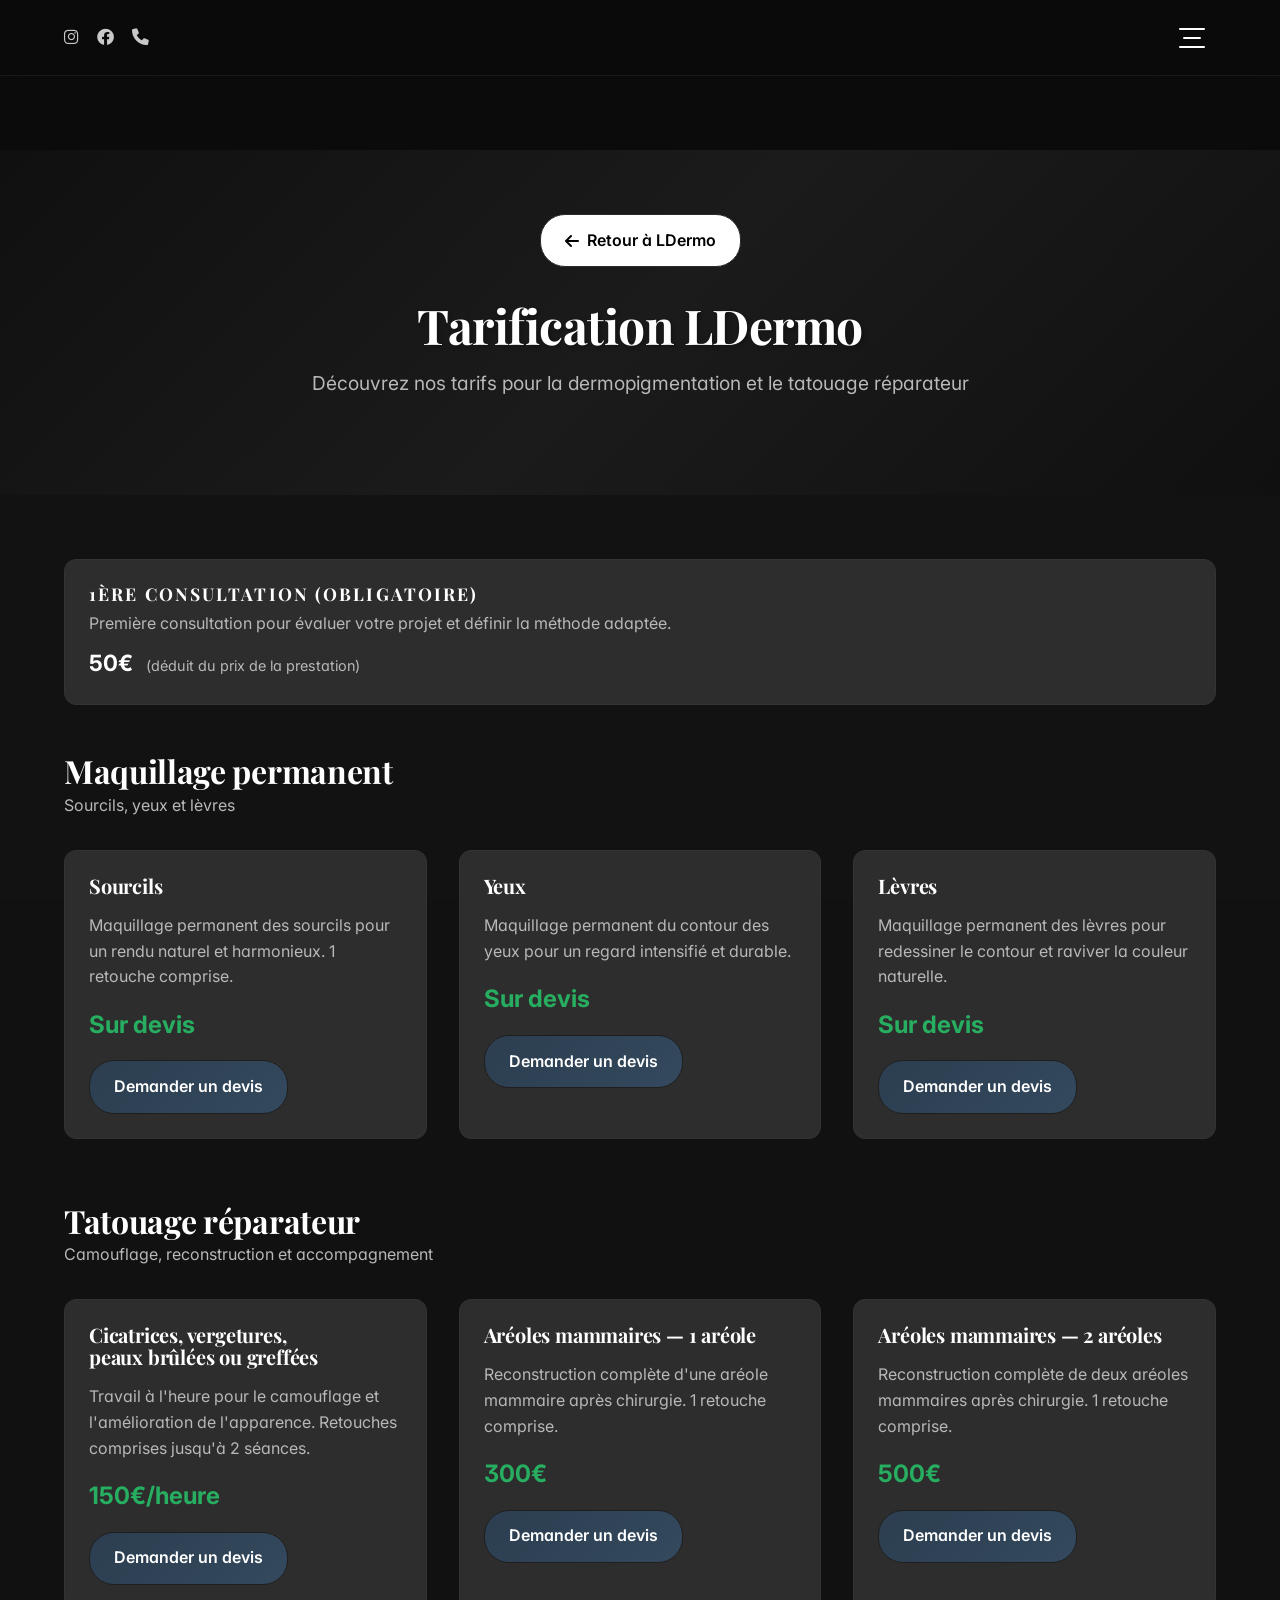
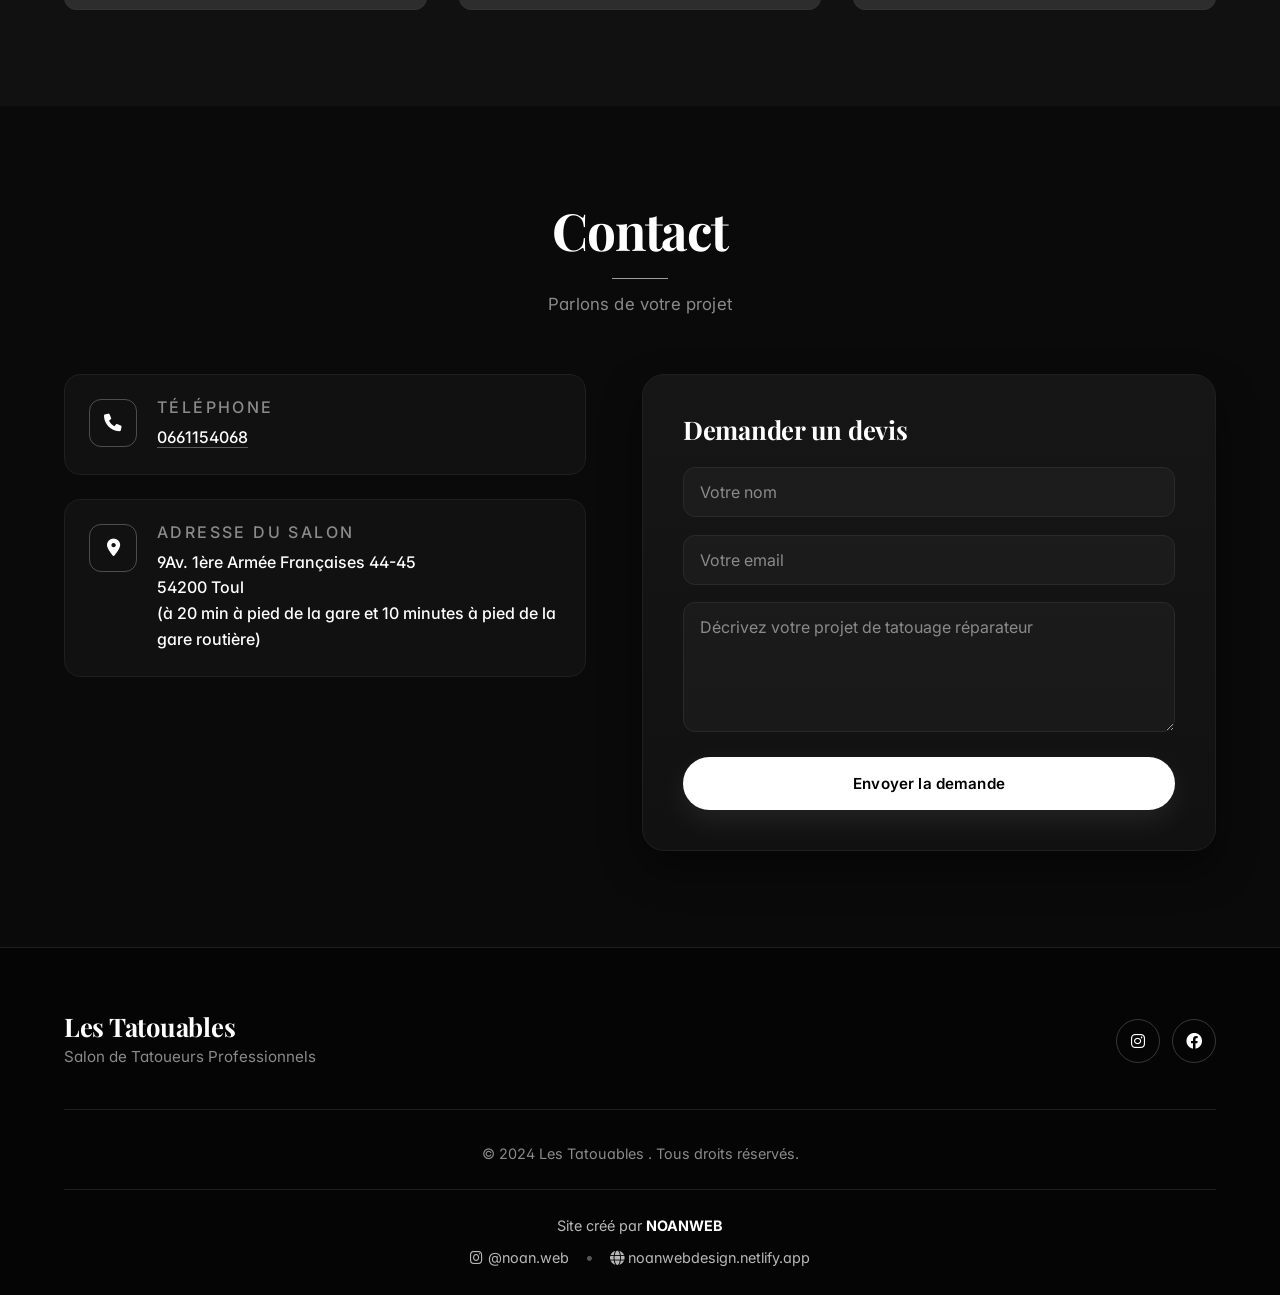
<file: ldermo-tarifs.html>
<!DOCTYPE html>
<html lang="fr">
<head>
    <meta charset="UTF-8">
    <meta name="viewport" content="width=device-width, initial-scale=1.0">
    <title>Tarification LDermo - Les Tatouables</title>
    <meta name="description" content="Découvrez les tarifs de LDermo pour la dermopigmentation et le tatouage réparateur - Les Tatouables">
    <link rel="stylesheet" href="styles.css">
    <link href="https://fonts.googleapis.com/css2?family=Playfair+Display:wght@400;700&family=Inter:wght@300;400;500;600&display=swap" rel="stylesheet">
    <link rel="stylesheet" href="https://cdnjs.cloudflare.com/ajax/libs/font-awesome/6.0.0/css/all.min.css">
    <style>
        /* Styles spécifiques pour la page tarification */
        .tarifs-page-header {
            background: linear-gradient(135deg, #0f0f0f 0%, #1a1a1a 50%, #0f0f0f 100%);
            padding: 8rem 0 4rem;
            text-align: center;
            color: #ffffff;
        }
        
        .tarifs-page-header h1 {
            font-size: 3rem;
            margin-bottom: 1rem;
            text-shadow: 2px 2px 4px rgba(0, 0, 0, 0.3);
        }
        
        .tarifs-page-header p {
            font-size: 1.2rem;
            color: #b8b8b8;
            margin-bottom: 2rem;
        }
        
        .back-button {
            display: inline-flex;
            align-items: center;
            gap: 0.5rem;
            background: #ffffff;
            color: #000;
            padding: 0.8rem 1.5rem;
            border-radius: 25px;
            text-decoration: none;
            font-weight: 600;
            transition: all 0.3s ease;
            margin-bottom: 2rem;
        }
        
        .back-button:hover {
            transform: translateY(-2px);
            box-shadow: 0 4px 12px rgba(255, 255, 255, 0.25);
        }
        
        .tarifs-grid {
            display: grid;
            grid-template-columns: repeat(auto-fit, minmax(300px, 1fr));
            gap: 2rem;
            margin-top: 2rem;
        }
        
        .tarif-item {
            background: #2d2d2d;
            border: 1px solid #333;
            border-radius: 12px;
            padding: 1.5rem;
            transition: all 0.3s ease;
            position: relative;
        }
        
        .tarif-item:hover {
            transform: translateY(-5px);
            box-shadow: 0 10px 30px rgba(0,0,0,0.3);
        }
        
        .tarif-item h3 {
            color: #ffffff;
            margin-bottom: 1rem;
            font-size: 1.25rem;
        }
        
        .tarif-item p {
            color: #b8b8b8;
            margin-bottom: 1rem;
            line-height: 1.6;
        }
        
        .tarif-price {
            font-size: 1.5rem;
            font-weight: 700;
            color: #27ae60;
            margin-bottom: 1rem;
        }
        
        .tarif-cta {
            display: inline-block;
            background: linear-gradient(135deg, #2c3e50, #34495e);
            color: white;
            padding: 0.8rem 1.5rem;
            border-radius: 25px;
            text-decoration: none;
            font-weight: 600;
            transition: all 0.3s ease;
        }
        
        .tarif-cta:hover {
            transform: translateY(-2px);
            box-shadow: 0 4px 15px rgba(44, 62, 80, 0.3);
        }
        
        @media (max-width: 768px) {
            body {
                padding-top: 100px !important;
            }
            
            .tarifs-page-header {
                padding-top: 2rem !important;
            }
            
            .tarifs-page-header h1 {
                font-size: 2rem;
            }
            
            .tarifs-grid {
                grid-template-columns: 1fr;
                gap: 1rem;
            }
        }

        /* Note 1ère consultation */
        .tarifs-note {
            background: #2d2d2d;
            border: 1px solid #333;
            border-radius: 12px;
            padding: 1.5rem;
            margin: 2rem 0 2.5rem;
        }
        .tarifs-note h3 {
            color: #ffffff;
            margin-bottom: .5rem;
            font-size: 1.1rem;
            text-transform: uppercase;
            letter-spacing: .12em;
        }
        .tarifs-note p {
            color: #b8b8b8;
            margin-bottom: .5rem;
            line-height: 1.6;
        }
        .tarifs-note .tarif-price {
            color: #ffffff;
            font-size: 1.4rem;
            margin: 0;
        }
        .tarif-price-note {
            font-size: .9rem;
            color: #b8b8b8;
            font-weight: 400;
            margin-left: .5rem;
        }

        /* Sous-parties */
        .tarifs-category { margin-top: 3rem; }
        .tarifs-category-title {
            color: #ffffff;
            font-size: 2rem;
            margin: 0 0 .25rem;
            font-family: 'Playfair Display', serif;
        }
        .tarifs-category-subtitle {
            color: #b8b8b8;
            margin: 0 0 1.5rem;
            font-size: 1rem;
        }
        @media (max-width: 768px) {
            .tarifs-category-title { font-size: 1.5rem; }
        }
    </style>
</head>
<body style="padding-top: 150px !important;">
    <!-- Navigation -->
    <nav class="navbar">
        <div class="nav-container" style="position:relative;">
            <div class="nav-left">
                <a href="https://www.instagram.com/lestatouables/" target="_blank" class="nav-link" aria-label="Instagram"><i class="fab fa-instagram"></i></a>
                <a href="https://www.facebook.com/profile.php?id=61582881365342&mibextid=wwXIfr&rdid=1nmot7GjAphBhBTR&share_url=https%3A%2F%2Fwww.facebook.com%2Fshare%2F1G3mzp4a32%2F%3Fmibextid%3DwwXIfr" target="_blank" class="nav-link" aria-label="Facebook"><i class="fab fa-facebook"></i></a>
                <a href="tel:0661154068" class="nav-link" aria-label="Téléphone"><i class="fas fa-phone"></i></a>
            </div>
            <div class="nav-center">
            </div>
            <ul id="menu" class="nav-menu">
                <li><a href="index.html" class="nav-link">Accueil</a></li>
                <li class="active">
                    <a href="ldermo.html" class="nav-link">LDermo</a>
                    <ul class="nav-submenu">
                        <li><a href="ldermo.html" class="nav-link">Présentation</a></li>
                        <li><a href="ldermo-tarifs.html" class="nav-link">Tarification</a></li>
                    </ul>
                </li>
                <li>
                    <a href="sinkolor.html" class="nav-link">Sinkolor</a>
                    <ul class="nav-submenu">
                        <li><a href="sinkolor.html" class="nav-link">Présentation</a></li>
                        <li><a href="flash.html" class="nav-link">Flash disponibles</a></li>
                    </ul>
                </li>
                <li><a href="index.html#avis" class="nav-link">Avis</a></li>
                <li><a href="index.html#contact" class="nav-link">Contact</a></li>
            </ul>
            <div class="hamburger" aria-label="Menu" aria-expanded="false" aria-controls="menu">
                <span class="bar"></span>
                <span class="bar"></span>
                <span class="bar"></span>
            </div>
        </div>
    </nav>

    <!-- Header -->
    <section class="tarifs-page-header" style="padding-top: 4rem !important; margin-top: 0 !important;">
        <div class="container">
            <a href="ldermo.html" class="back-button">
                <i class="fas fa-arrow-left"></i>
                Retour à LDermo
            </a>
            <h1>Tarification LDermo</h1>
            <p>Découvrez nos tarifs pour la dermopigmentation et le tatouage réparateur</p>
        </div>
    </section>

    <!-- Tarification Section -->
    <section class="ldermo" style="padding-top: 2rem !important; margin-top: 0 !important;">
        <div class="container">

            <!-- Note 1ère consultation, commune aux deux prestations -->
            <div class="tarifs-note">
                <h3>1ère consultation (obligatoire)</h3>
                <p>Première consultation pour évaluer votre projet et définir la méthode adaptée.</p>
                <div class="tarif-price">50€ <span class="tarif-price-note">(déduit du prix de la prestation)</span></div>
            </div>

            <!-- Sous-partie : Maquillage permanent -->
            <div class="tarifs-category">
                <h2 class="tarifs-category-title">Maquillage permanent</h2>
                <p class="tarifs-category-subtitle">Sourcils, yeux et lèvres</p>
                <div class="tarifs-grid">
                    <div class="tarif-item">
                        <h3>Sourcils</h3>
                        <p>Maquillage permanent des sourcils pour un rendu naturel et harmonieux. 1 retouche comprise.</p>
                        <div class="tarif-price">Sur devis</div>
                        <a href="#contact" class="tarif-cta">Demander un devis</a>
                    </div>
                    <div class="tarif-item">
                        <h3>Yeux</h3>
                        <p>Maquillage permanent du contour des yeux pour un regard intensifié et durable.</p>
                        <div class="tarif-price">Sur devis</div>
                        <a href="#contact" class="tarif-cta">Demander un devis</a>
                    </div>
                    <div class="tarif-item">
                        <h3>Lèvres</h3>
                        <p>Maquillage permanent des lèvres pour redessiner le contour et raviver la couleur naturelle.</p>
                        <div class="tarif-price">Sur devis</div>
                        <a href="#contact" class="tarif-cta">Demander un devis</a>
                    </div>
                </div>
            </div>

            <!-- Sous-partie : Tatouage réparateur -->
            <div class="tarifs-category">
                <h2 class="tarifs-category-title">Tatouage réparateur</h2>
                <p class="tarifs-category-subtitle">Camouflage, reconstruction et accompagnement</p>
                <div class="tarifs-grid">
                    <div class="tarif-item">
                        <h3>Cicatrices, vergetures, peaux brûlées ou greffées</h3>
                        <p>Travail à l'heure pour le camouflage et l'amélioration de l'apparence. Retouches comprises jusqu'à 2 séances.</p>
                        <div class="tarif-price">150€/heure</div>
                        <a href="#contact" class="tarif-cta">Demander un devis</a>
                    </div>
                    <div class="tarif-item">
                        <h3>Aréoles mammaires — 1 aréole</h3>
                        <p>Reconstruction complète d'une aréole mammaire après chirurgie. 1 retouche comprise.</p>
                        <div class="tarif-price">300€</div>
                        <a href="#contact" class="tarif-cta">Demander un devis</a>
                    </div>
                    <div class="tarif-item">
                        <h3>Aréoles mammaires — 2 aréoles</h3>
                        <p>Reconstruction complète de deux aréoles mammaires après chirurgie. 1 retouche comprise.</p>
                        <div class="tarif-price">500€</div>
                        <a href="#contact" class="tarif-cta">Demander un devis</a>
                    </div>
                </div>
            </div>

        </div>
    </section>

    <!-- Contact Section -->
    <section id="contact" class="contact">
        <div class="container">
            <h2 class="section-title">Contact</h2>
            <p class="section-subtitle">Parlons de votre projet</p>
            
            <div class="contact-content">
                <div class="contact-info">
                    <div class="contact-item">
                        <div class="contact-icon">
                            <i class="fas fa-phone"></i>
                        </div>
                        <div class="contact-details">
                            <h3>Téléphone</h3>
                            <p><a href="tel:0661154068">0661154068</a></p>
                        </div>
                    </div>
                    <div class="contact-item">
                        <div class="contact-icon">
                            <i class="fas fa-map-marker-alt"></i>
                        </div>
                        <div class="contact-details">
                            <h3>Adresse du salon</h3>
                            <p>9Av. 1ère Armée Françaises 44-45<br>54200 Toul<br>(à 20 min à pied de la gare et 10 minutes à pied de la gare routière)</p>
                        </div>
                    </div>
                </div>
                
                <div class="contact-form">
                    <h3>Demander un devis</h3>
                    <form id="contactForm" method="POST" action="https://formsubmit.co/f0e504dd5aaa9ef76ab18b48c69a944c">
                        <input type="hidden" name="_subject" value="Nouvelle demande de devis - LDermo">
                        <input type="hidden" name="_template" value="table">
                        <input type="hidden" name="_captcha" value="false">
                        <div class="form-group">
                            <input type="text" id="name" name="name" placeholder="Votre nom" required>
                        </div>
                        <div class="form-group">
                            <input type="email" id="email" name="email" placeholder="Votre email" required>
                        </div>
                        <div class="form-group">
                            <textarea id="message" name="message" placeholder="Décrivez votre projet de tatouage réparateur" rows="5" required></textarea>
                        </div>
                        <button type="submit" class="btn btn-primary">Envoyer la demande</button>
                    </form>
                </div>
            </div>
        </div>
    </section>

    <!-- Footer -->
    <footer class="footer">
        <div class="container">
            <div class="footer-content">
                <div class="footer-logo">
                    <h3>Les Tatouables</h3>
                    <p>Salon de Tatoueurs Professionnels</p>
                </div>
                <div class="footer-social">
                    <a href="https://www.instagram.com/lestatouables/" target="_blank" class="social-link">
                        <i class="fab fa-instagram"></i>
                    </a>
                    <a href="https://www.facebook.com/profile.php?id=61582881365342&mibextid=wwXIfr&rdid=1nmot7GjAphBhBTR&share_url=https%3A%2F%2Fwww.facebook.com%2Fshare%2F1G3mzp4a32%2F%3Fmibextid%3DwwXIfr" target="_blank" class="social-link">
                        <i class="fab fa-facebook"></i>
                    </a>
                </div>
            </div>
            <div class="footer-bottom">
                <p>&copy; 2024 Les Tatouables . Tous droits réservés.</p>
            </div>
            <div class="footer-creator" style="margin-top: 1.5rem; padding-top: 1.5rem; border-top: 1px solid rgba(255,255,255,0.1); text-align: center;">
                <p style="color: #b8b8b8; font-size: 0.9rem; margin-bottom: 0.5rem;">Site créé par <strong style="color: #ffffff;">NOANWEB</strong></p>
                <div style="display: flex; justify-content: center; gap: 1rem; align-items: center; flex-wrap: wrap;">
                    <a href="https://www.instagram.com/noan.web/" target="_blank" style="color: #b8b8b8; text-decoration: none; font-size: 0.9rem; display: inline-flex; align-items: center; gap: 0.3rem; transition: color 0.3s ease;">
                        <i class="fab fa-instagram"></i> @noan.web
                    </a>
                    <span style="color: #555;">•</span>
                    <a href="https://noanwebdesign.netlify.app" target="_blank" style="color: #b8b8b8; text-decoration: none; font-size: 0.9rem; display: inline-flex; align-items: center; gap: 0.3rem; transition: color 0.3s ease;">
                        <i class="fas fa-globe"></i> noanwebdesign.netlify.app
                    </a>
                </div>
            </div>
        </div>
    </footer>

    <script>
    // Mobile Navigation Toggle
    const hamburger = document.querySelector('.hamburger');
    const navMenu = document.querySelector('.nav-menu');

    if (hamburger && navMenu) {
        hamburger.addEventListener('click', function() {
            hamburger.classList.toggle('active');
            navMenu.classList.toggle('active');
        });
    }

    // Smooth scrolling for navigation links
    document.querySelectorAll('a[href^="#"]').forEach(anchor => {
        anchor.addEventListener('click', function (e) {
            e.preventDefault();
            const target = document.querySelector(this.getAttribute('href'));
            if (target) {
                target.scrollIntoView({
                    behavior: 'smooth',
                    block: 'start'
                });
            }
        });
    });
    </script>
</body>
</html>
</file>
<file: styles.css>
/* =========================================================
   LES TATOUABLES — Refonte visuelle B&W
   ========================================================= */

:root {
    --bg: #0a0a0a;
    --bg-elev: #111111;
    --bg-elev-2: #161616;
    --bg-elev-3: #1c1c1c;
    --line: #1f1f1f;
    --line-2: #2a2a2a;
    --text: #f5f5f5;
    --text-soft: #c9c9c9;
    --text-muted: #8a8a8a;
    --white: #ffffff;
    --black: #000000;
    --radius-sm: 10px;
    --radius: 16px;
    --radius-lg: 22px;
    --shadow-sm: 0 1px 2px rgba(0,0,0,.6);
    --shadow: 0 18px 40px rgba(0,0,0,.45);
    --shadow-lg: 0 30px 80px rgba(0,0,0,.55);
    --ease: cubic-bezier(.22,.61,.36,1);
    --container: 1200px;
}

/* Reset */
* { margin: 0; padding: 0; box-sizing: border-box; }

html { scroll-behavior: smooth; }

body {
    font-family: 'Inter', system-ui, -apple-system, Segoe UI, sans-serif;
    line-height: 1.6;
    color: var(--text);
    background-color: var(--bg);
    overflow-x: hidden;
    -webkit-font-smoothing: antialiased;
    -moz-osx-font-smoothing: grayscale;
    font-feature-settings: "ss01", "cv11";
}

/* Grain overlay subtil pour casser la flatness */
body::before {
    content: "";
    position: fixed;
    inset: 0;
    pointer-events: none;
    z-index: 1;
    opacity: .35;
    mix-blend-mode: overlay;
    background-image: url("data:image/svg+xml;utf8,<svg xmlns='http://www.w3.org/2000/svg' width='200' height='200'><filter id='n'><feTurbulence type='fractalNoise' baseFrequency='0.9' numOctaves='2' stitchTiles='stitch'/><feColorMatrix values='0 0 0 0 1 0 0 0 0 1 0 0 0 0 1 0 0 0 0.06 0'/></filter><rect width='100%25' height='100%25' filter='url(%23n)'/></svg>");
}

.container {
    max-width: var(--container);
    margin: 0 auto;
    padding: 0 24px;
    position: relative;
    z-index: 2;
}

/* Typography */
h1, h2, h3, h4, h5, h6 {
    font-family: 'Playfair Display', serif;
    font-weight: 700;
    line-height: 1.1;
    letter-spacing: -0.01em;
    color: var(--white);
    text-wrap: balance;
}

.section-title {
    font-size: clamp(2rem, 4vw, 3.25rem);
    text-align: center;
    margin-bottom: .75rem;
    letter-spacing: -0.02em;
}

.section-title::after {
    content: "";
    display: block;
    width: 56px;
    height: 1px;
    background: var(--white);
    margin: 1.25rem auto 0;
    opacity: .6;
}

.section-subtitle {
    text-align: center;
    font-size: 1.05rem;
    color: var(--text-muted);
    margin-bottom: 3.5rem;
    font-weight: 400;
    letter-spacing: .01em;
}

/* Buttons */
.btn {
    display: inline-flex;
    align-items: center;
    justify-content: center;
    gap: .55rem;
    padding: 14px 28px;
    text-decoration: none;
    border-radius: 999px;
    font-weight: 600;
    font-size: .95rem;
    letter-spacing: .01em;
    transition: transform .25s var(--ease),
                background-color .25s var(--ease),
                color .25s var(--ease),
                box-shadow .25s var(--ease),
                border-color .25s var(--ease);
    border: 1px solid transparent;
    cursor: pointer;
    font-family: inherit;
    position: relative;
    will-change: transform;
}

.btn:active { transform: translateY(1px) scale(.99); }
.btn:link, .btn:visited { text-decoration: none; }
a.btn-primary, a.btn-primary:visited { color: var(--black); text-decoration: none; }
a.btn-secondary, a.btn-secondary:visited { color: var(--white); text-decoration: none; }
a:link, a:visited { -webkit-tap-highlight-color: rgba(255,255,255,.08); }

.btn-primary {
    background: var(--white);
    color: var(--black);
    box-shadow: 0 10px 30px rgba(255,255,255,.08);
}
.btn-primary:hover {
    transform: translateY(-2px);
    box-shadow: 0 14px 34px rgba(255,255,255,.18);
}

.btn-secondary {
    background: transparent;
    color: var(--white);
    border: 1px solid rgba(255,255,255,.35);
}
.btn-secondary:hover {
    background: rgba(255,255,255,.06);
    border-color: var(--white);
    transform: translateY(-2px);
}

.btn-instagram { display:none; }

/* =========================================================
   NAVBAR
   ========================================================= */
.navbar {
    position: fixed;
    top: 0;
    left: 0;
    right: 0;
    z-index: 1000;
    padding: .85rem 0;
    background: rgba(10,10,10,.7);
    backdrop-filter: saturate(160%) blur(14px);
    -webkit-backdrop-filter: saturate(160%) blur(14px);
    border-bottom: 1px solid rgba(255,255,255,.06);
    transition: background-color .3s var(--ease), border-color .3s var(--ease);
}

.nav-container {
    max-width: var(--container);
    margin: 0 auto;
    padding: 0 24px;
    display: flex;
    justify-content: space-between;
    align-items: center;
    position: relative;
}

.nav-left {
    display: flex;
    align-items: center;
    gap: 18px;
}
.nav-left .nav-link {
    font-size: 1.05rem;
    color: var(--text-soft);
}
.nav-left .nav-link:hover { color: var(--white); }
.nav-left .nav-link::after { display: none; }

.nav-center {
    position: absolute;
    left: 50%;
    top: 50%;
    transform: translate(-50%, -50%);
    z-index: 2;
}

/* =========================================================
   HAMBURGER FULLSCREEN — premium layout
   ========================================================= */
.nav-menu {
    position: fixed;
    inset: 0;
    width: 100vw;
    height: 100vh;
    height: 100dvh;
    background:
        radial-gradient(900px 600px at 100% 0%, rgba(255,255,255,.06), transparent 55%),
        radial-gradient(700px 500px at 0% 100%, rgba(255,255,255,.045), transparent 55%),
        linear-gradient(180deg, #060606 0%, #0a0a0a 100%);
    display: flex;
    flex-direction: column;
    list-style: none;
    padding: clamp(1rem, 4vh, 2rem) clamp(1.5rem, 6vw, 4rem);
    text-align: left;
    opacity: 0;
    visibility: hidden;
    pointer-events: none;
    transition: opacity .4s var(--ease), visibility .4s var(--ease);
    z-index: 1100;
    overflow-y: auto;
    overflow-x: hidden;
}
/* Texture grain sur le menu */
.nav-menu::before {
    content: "";
    position: absolute;
    inset: 0;
    background-image: url("data:image/svg+xml;utf8,<svg xmlns='http://www.w3.org/2000/svg' width='200' height='200'><filter id='n'><feTurbulence type='fractalNoise' baseFrequency='0.85' numOctaves='2'/><feColorMatrix values='0 0 0 0 1 0 0 0 0 1 0 0 0 0 1 0 0 0 0.04 0'/></filter><rect width='100%25' height='100%25' filter='url(%23n)'/></svg>");
    opacity: .45;
    mix-blend-mode: overlay;
    pointer-events: none;
}
/* Trait vertical décoratif */
.nav-menu::after {
    content: "";
    position: absolute;
    left: clamp(1.5rem, 6vw, 4rem);
    top: 18%;
    bottom: 18%;
    width: 1px;
    background: linear-gradient(180deg, transparent, rgba(255,255,255,.12) 30%, rgba(255,255,255,.12) 70%, transparent);
    opacity: 0;
    transition: opacity .6s var(--ease) .2s;
    pointer-events: none;
}
.nav-menu.active::after { opacity: 1; }

.nav-menu.active {
    opacity: 1;
    visibility: visible;
    pointer-events: auto;
}

/* HEADER : logo + tagline injecté par JS */
.nav-menu-header {
    display: flex;
    align-items: center;
    justify-content: space-between;
    width: 100%;
    padding-bottom: 1.25rem;
    border-bottom: 1px solid rgba(255,255,255,.08);
    opacity: 0;
    transform: translateY(-10px);
    transition: opacity .5s var(--ease) .15s, transform .5s var(--ease) .15s;
    list-style: none;
    margin: 0;
    position: relative;
    z-index: 2;
}
.nav-menu.active .nav-menu-header { opacity: 1; transform: translateY(0); }
.nav-menu-header img {
    height: 44px;
    width: auto;
    filter: drop-shadow(0 0 12px rgba(255,255,255,.25));
}
.nav-menu-header .nav-menu-tagline {
    font-size: .72rem;
    letter-spacing: .35em;
    text-transform: uppercase;
    color: var(--text-muted);
    font-weight: 500;
}

/* LIENS principaux : zone centrale qui prend l'espace disponible */
.nav-menu .nav-item {
    width: 100%;
    max-width: 720px;
    margin-left: auto;
    margin-right: auto;
}
.nav-menu .nav-item:first-of-type { margin-top: auto; }
.nav-menu .nav-item:last-of-type { margin-bottom: auto; }
/* Compteur des liens, sans wrapper */
.nav-menu { counter-reset: navIndex; }

.nav-menu .nav-item {
    list-style: none;
    margin: 0;
    padding: 0;
    border-bottom: 1px solid rgba(255,255,255,.06);
    opacity: 0;
    transform: translateX(-20px);
    transition: opacity .55s var(--ease), transform .55s var(--ease);
    counter-increment: navIndex;
    position: relative;
}
.nav-menu .nav-item:last-of-type { border-bottom: none; }
.nav-menu.active .nav-item { opacity: 1; transform: translateX(0); }
.nav-menu.active .nav-item:nth-child(1) { transition-delay: .22s; }
.nav-menu.active .nav-item:nth-child(2) { transition-delay: .28s; }
.nav-menu.active .nav-item:nth-child(3) { transition-delay: .34s; }
.nav-menu.active .nav-item:nth-child(4) { transition-delay: .40s; }
.nav-menu.active .nav-item:nth-child(5) { transition-delay: .46s; }
.nav-menu.active .nav-item:nth-child(6) { transition-delay: .52s; }

.nav-menu .nav-item > a {
    display: flex;
    align-items: baseline;
    gap: 1.25rem;
    font-family: 'Playfair Display', serif;
    font-weight: 700;
    font-size: clamp(1.75rem, 5.5vw, 3rem);
    color: var(--text);
    text-decoration: none;
    padding: .75rem 0 .5rem;
    letter-spacing: -0.02em;
    line-height: 1.05;
    transition: color .35s var(--ease), padding-left .45s var(--ease);
    position: relative;
}
/* Numéro 01., 02., … */
.nav-menu .nav-item > a::before {
    content: counter(navIndex, decimal-leading-zero);
    font-family: 'Inter', sans-serif;
    font-size: .7rem;
    letter-spacing: .3em;
    color: var(--text-muted);
    font-weight: 500;
    transform: translateY(-2px);
    transition: color .35s var(--ease), letter-spacing .35s var(--ease);
}
.nav-menu .nav-item > a:hover {
    color: var(--white);
    padding-left: 1.25rem;
}
.nav-menu .nav-item > a:hover::before {
    color: var(--white);
    letter-spacing: .42em;
}
/* Indicateur de flèche au survol */
.nav-menu .nav-item > a::after {
    content: "→";
    margin-left: auto;
    color: var(--text-muted);
    font-size: 1.5rem;
    opacity: 0;
    transform: translateX(-8px);
    transition: opacity .35s var(--ease), transform .35s var(--ease), color .35s var(--ease);
    display: inline-block !important;
    border: none !important;
}
.nav-menu .nav-item > a:hover::after {
    opacity: 1;
    transform: translateX(0);
    color: var(--white);
}
.nav-menu .nav-link::after { display: none !important; } /* reset legacy */

.nav-menu, .nav-submenu { list-style: none; }
.nav-menu li::marker, .nav-submenu li::marker { content: none; }

/* Sous-menu en fullscreen — sous le parent, mais discret */
.nav-submenu {
    position: static;
    display: flex;
    flex-wrap: wrap;
    list-style: none;
    margin: 0 0 .75rem 0;
    padding-left: calc(.7rem + 1.25rem);
    gap: 0;
    background: transparent;
    box-shadow: none;
    border: none;
    opacity: 1;
    visibility: visible;
    pointer-events: auto;
}
.nav-submenu li:not(:last-child)::after {
    content: "/";
    color: rgba(255,255,255,.18);
    padding: 0 .65rem;
    font-size: .8rem;
}
.nav-submenu .nav-link {
    display: inline-block;
    padding: 0 !important;
    color: var(--text-muted) !important;
    font-family: 'Inter', sans-serif;
    font-size: .82rem !important;
    font-weight: 500 !important;
    border: none !important;
    text-transform: uppercase;
    letter-spacing: .22em;
    background: transparent !important;
    transition: color .25s var(--ease), letter-spacing .25s var(--ease);
}
.nav-submenu .nav-link:hover {
    color: var(--white) !important;
    letter-spacing: .28em;
    background: transparent !important;
}

/* FOOTER : CTA Devis + Contact + Socials, injecté par JS */
.nav-menu-footer {
    display: grid;
    grid-template-columns: 1fr auto;
    gap: 1.5rem;
    align-items: center;
    width: 100%;
    padding-top: 1.5rem;
    border-top: 1px solid rgba(255,255,255,.08);
    list-style: none;
    margin: 0;
    opacity: 0;
    transform: translateY(10px);
    transition: opacity .5s var(--ease) .5s, transform .5s var(--ease) .5s;
    position: relative;
    z-index: 2;
}
.nav-menu.active .nav-menu-footer { opacity: 1; transform: translateY(0); }
.nav-menu-footer-left {
    display: flex;
    flex-direction: column;
    gap: .35rem;
}
.nav-menu-footer-left .nav-footer-eyebrow {
    font-size: .68rem;
    letter-spacing: .3em;
    text-transform: uppercase;
    color: var(--text-muted);
    font-weight: 500;
}
.nav-menu-footer-left a.nav-footer-phone {
    font-family: 'Playfair Display', serif;
    color: var(--white);
    text-decoration: none;
    font-size: 1.5rem;
    letter-spacing: -0.01em;
    font-weight: 700;
    transition: opacity .25s var(--ease);
}
.nav-menu-footer-left a.nav-footer-phone:hover { opacity: .75; }
.nav-menu-footer-left .nav-footer-address {
    color: var(--text-muted);
    font-size: .82rem;
    line-height: 1.5;
}
.nav-menu-footer-right {
    display: flex;
    align-items: center;
    gap: 1.25rem;
}
.nav-menu-footer-right .nav-footer-socials {
    display: flex;
    gap: .6rem;
}
.nav-menu-footer-right .nav-footer-socials a {
    width: 38px;
    height: 38px;
    border-radius: 50%;
    border: 1px solid rgba(255,255,255,.18);
    color: var(--white);
    display: inline-flex;
    align-items: center;
    justify-content: center;
    text-decoration: none;
    font-size: .95rem;
    transition: background-color .25s var(--ease), color .25s var(--ease), border-color .25s var(--ease), transform .25s var(--ease);
}
.nav-menu-footer-right .nav-footer-socials a:hover {
    background: var(--white);
    color: var(--black);
    border-color: var(--white);
    transform: translateY(-2px);
}
.nav-menu-footer-right .nav-footer-cta {
    display: inline-flex;
    align-items: center;
    gap: .55rem;
    background: var(--white);
    color: var(--black);
    padding: 14px 26px;
    border-radius: 999px;
    text-decoration: none;
    font-weight: 600;
    font-size: .95rem;
    letter-spacing: .01em;
    box-shadow: 0 14px 34px rgba(255,255,255,.12);
    transition: transform .25s var(--ease), box-shadow .25s var(--ease);
}
.nav-menu-footer-right .nav-footer-cta:visited { color: var(--black); text-decoration: none; }
.nav-menu-footer-right .nav-footer-cta:hover {
    transform: translateY(-2px);
    box-shadow: 0 18px 40px rgba(255,255,255,.22);
}

/* Responsive — menu sur mobile */
@media (max-width: 768px) {
    .nav-menu {
        padding: 1rem 1.25rem 1.25rem;
        grid-template-rows: auto 1fr auto;
    }
    .nav-menu::after { display: none; }
    .nav-menu-header { padding-bottom: 1rem; }
    .nav-menu-header img { height: 36px; }
    .nav-menu-header .nav-menu-tagline { display: none; }
    .nav-menu-links-wrap { padding: 1rem 0; gap: 0; }
    .nav-menu .nav-item > a {
        font-size: 1.85rem;
        gap: .9rem;
        padding: .65rem 0 .45rem;
    }
    .nav-menu .nav-item > a::before { font-size: .65rem; letter-spacing: .25em; }
    .nav-menu .nav-item > a:hover { padding-left: .65rem; }
    .nav-menu .nav-item > a::after { font-size: 1.2rem; }
    .nav-submenu { padding-left: 2rem; margin-bottom: .5rem; gap: .25rem .5rem; }
    .nav-submenu .nav-link { font-size: .74rem !important; letter-spacing: .18em; }
    .nav-submenu li:not(:last-child)::after { padding: 0 .35rem; }

    .nav-menu-footer {
        grid-template-columns: 1fr;
        gap: 1rem;
        padding-top: 1rem;
    }
    .nav-menu-footer-right {
        justify-content: space-between;
        flex-direction: row-reverse;
        gap: 1rem;
    }
    .nav-menu-footer-right .nav-footer-cta {
        padding: 12px 22px;
        font-size: .9rem;
    }
    .nav-menu-footer-right .nav-footer-socials a {
        width: 36px;
        height: 36px;
        font-size: .9rem;
    }
    .nav-menu-footer-left a.nav-footer-phone { font-size: 1.3rem; }
    .nav-menu-footer-left .nav-footer-address { font-size: .78rem; }
}

@media (max-width: 380px) {
    .nav-menu .nav-item > a { font-size: 1.6rem; }
    .nav-menu-footer-right .nav-footer-cta { padding: 11px 18px; font-size: .85rem; }
}

.nav-link {
    text-decoration: none;
    color: var(--text-soft);
    font-weight: 500;
    position: relative;
    transition: color .25s var(--ease);
}

/* Hamburger */
.hamburger {
    display: flex;
    flex-direction: column;
    justify-content: center;
    align-items: center;
    cursor: pointer;
    z-index: 1200;
    width: 48px;
    height: 48px;
    position: relative;
    border-radius: 50%;
    transition: background-color .25s var(--ease);
}
.hamburger:hover { background: rgba(255,255,255,.06); }

.bar {
    width: 26px;
    height: 2px;
    background: var(--white);
    margin: 3.5px 0;
    border-radius: 2px;
    transition: transform .35s var(--ease), opacity .25s var(--ease), width .25s var(--ease);
}
.hamburger .bar:nth-child(2) { width: 18px; align-self: center; }

.hamburger.active .bar:nth-child(1) {
    transform: translateY(9px) rotate(45deg);
    width: 26px;
}
.hamburger.active .bar:nth-child(2) { opacity: 0; }
.hamburger.active .bar:nth-child(3) {
    transform: translateY(-9px) rotate(-45deg);
    width: 26px;
}

/* =========================================================
   HERO
   ========================================================= */
.hero {
    min-height: 100vh;
    min-height: 100dvh;
    display: flex;
    align-items: center;
    justify-content: center;
    background:
        linear-gradient(180deg, rgba(6,6,6,.55) 0%, rgba(10,10,10,.65) 50%, rgba(6,6,6,.85) 100%),
        url('https://lh3.googleusercontent.com/gps-cs-s/APNQkAFQKT-o8ge5kIEzNkS8btmbRXktObvSFuVUavcud5Yl9WY6h4VZfPXTOWswxCpw1DbKa1LuHi1gpBvQ27XmJ0Sm-j0YLLH1pwOJ2VBhoalyvNTbUDiFjBVXMfEmNw5yjjQz-EwmKTyq2RzT=s1360-w1360-h1020-rw') center/cover no-repeat,
        #0a0a0a;
    background-attachment: fixed, fixed, scroll;
    color: var(--text);
    position: relative;
    overflow: hidden;
    padding: 6rem 0 4rem;
}

/* Texture vignette + grain over image */
.hero::after {
    content: "";
    position: absolute;
    inset: 0;
    pointer-events: none;
    background:
        radial-gradient(1200px 600px at 50% -10%, rgba(255,255,255,.05), transparent 60%),
        radial-gradient(1000px 600px at 50% 120%, rgba(0,0,0,.6), transparent 65%),
        linear-gradient(180deg, transparent 60%, rgba(0,0,0,.7) 100%);
    /* Désaturation pour rester en harmonie N&B */
    backdrop-filter: grayscale(.6) contrast(1.05);
    -webkit-backdrop-filter: grayscale(.6) contrast(1.05);
}

@media (max-width: 768px) {
    .hero { background-attachment: scroll, scroll, scroll; }
}

.hero-info {
    text-align: center;
    color: var(--text);
    position: relative;
    z-index: 3;
    padding: 0 1.25rem;
    display: flex;
    flex-direction: column;
    align-items: center;
    width: 100%;
    max-width: 1100px;
    margin: 0 auto;
    /* Override inline absolute positioning from page */
    left: auto !important;
    top: auto !important;
    transform: none !important;
    margin-top: 0 !important;
}

/* Logo "circulaire" en haut */
.hero-logo-right {
    position: relative;
    display: inline-block;
    margin-bottom: 1.25rem;
    animation: floatY 6s ease-in-out infinite;
}
.hero-logo-right img {
    position: relative;
    z-index: 2;
    filter:
        drop-shadow(0 0 6px rgba(255,255,255,.5))
        drop-shadow(0 0 14px rgba(255,255,255,.25));
    animation: logoNeonBW 3.2s ease-in-out infinite alternate;
}

@keyframes floatY {
    0%, 100% { transform: translateY(0); }
    50% { transform: translateY(-10px); }
}
@keyframes logoNeonBW {
    0%   { filter: drop-shadow(0 0 5px rgba(255,255,255,.4)) drop-shadow(0 0 12px rgba(255,255,255,.2)); }
    100% { filter: drop-shadow(0 0 9px rgba(255,255,255,.7)) drop-shadow(0 0 22px rgba(255,255,255,.35)); }
}

/* Wordmark image (logoo) — keep large but allow it to breathe */
.hero-info > img {
    max-width: min(900px, 92%) !important;
    height: auto !important;
    display: block;
    margin: 0 auto !important;
    filter: drop-shadow(0 6px 24px rgba(0,0,0,.5));
}

/* Hero CTA cluster — mise en évidence Prise de rendez-vous / devis */
.hero-cta-wrap {
    position: relative;
    z-index: 4;
    margin-top: 2.25rem;
    display: flex;
    flex-direction: column;
    align-items: center;
    gap: 1rem;
    animation: heroRise 1s var(--ease) .2s both;
}

.hero-cta-eyebrow {
    font-size: .8rem;
    letter-spacing: .35em;
    text-transform: uppercase;
    color: var(--text-muted);
    display: inline-flex;
    align-items: center;
    gap: .8rem;
}
.hero-cta-eyebrow::before,
.hero-cta-eyebrow::after {
    content: "";
    width: 28px;
    height: 1px;
    background: rgba(255,255,255,.35);
}

.hero-cta-buttons {
    display: flex;
    gap: 1rem;
    flex-wrap: wrap;
    justify-content: center;
}

.hero-cta-buttons .btn {
    padding: 16px 34px;
    font-size: 1rem;
}

.hero-cta-buttons .btn-primary {
    box-shadow:
        0 0 0 1px rgba(255,255,255,.4),
        0 18px 40px rgba(255,255,255,.15);
    animation: pulseGlow 3.2s ease-in-out infinite;
}
@keyframes pulseGlow {
    0%, 100% { box-shadow: 0 0 0 1px rgba(255,255,255,.35), 0 14px 34px rgba(255,255,255,.10); }
    50%      { box-shadow: 0 0 0 1px rgba(255,255,255,.55), 0 22px 48px rgba(255,255,255,.22); }
}

.hero-cta-meta {
    display: inline-flex;
    align-items: center;
    gap: 1rem;
    color: var(--text-muted);
    font-size: .85rem;
    margin-top: .4rem;
}
.hero-cta-meta .dot { width: 4px; height: 4px; border-radius: 50%; background: var(--text-muted); }

/* Scroll cue */
.hero-scroll-cue {
    position: absolute;
    bottom: 28px;
    left: 50%;
    transform: translateX(-50%);
    z-index: 4;
    font-size: .7rem;
    letter-spacing: .35em;
    text-transform: uppercase;
    color: var(--text-muted);
    display: flex;
    flex-direction: column;
    align-items: center;
    gap: .5rem;
    animation: heroRise 1s var(--ease) .8s both;
}
.hero-scroll-cue .line {
    width: 1px;
    height: 38px;
    background: linear-gradient(180deg, transparent, var(--text-muted));
    animation: lineSlide 2.2s ease-in-out infinite;
    transform-origin: top;
}
@keyframes lineSlide {
    0% { transform: scaleY(0); opacity: 0; }
    50% { transform: scaleY(1); opacity: 1; }
    100% { transform: scaleY(0); opacity: 0; transform-origin: bottom; }
}

@keyframes heroRise {
    from { opacity: 0; transform: translateY(20px); }
    to { opacity: 1; transform: translateY(0); }
}
@keyframes fadeInUp {
    from { opacity: 0; transform: translateY(30px); }
    to { opacity: 1; transform: translateY(0); }
}

/* =========================================================
   ARTISTS (À propos)
   ========================================================= */
.artists {
    padding: 6rem 0;
    background: var(--bg-elev);
    position: relative;
}

.artists-grid {
    display: grid;
    grid-template-columns: repeat(auto-fit, minmax(300px, 1fr));
    gap: 1.5rem;
    margin-top: 1rem;
}

.artist-card {
    background: linear-gradient(180deg, var(--bg-elev-2), var(--bg-elev));
    border: 1px solid var(--line);
    border-radius: var(--radius-lg);
    padding: 2rem;
    display: flex;
    flex-direction: column;
    gap: 1rem;
    position: relative;
    overflow: hidden;
    transition: transform .35s var(--ease), border-color .35s var(--ease), box-shadow .35s var(--ease);
}
.artist-card::before {
    content: "";
    position: absolute;
    inset: 0;
    background: radial-gradient(400px 200px at 0% 0%, rgba(255,255,255,.06), transparent 60%);
    opacity: 0;
    transition: opacity .35s var(--ease);
    pointer-events: none;
}
.artist-card:hover {
    transform: translateY(-4px);
    border-color: rgba(255,255,255,.18);
    box-shadow: var(--shadow);
}
.artist-card:hover::before { opacity: 1; }

.artist-photo {
    width: 100%;
    aspect-ratio: 16/10;
    object-fit: cover;
    border-radius: var(--radius);
    border: 1px solid var(--line-2);
}

.artist-info h3 {
    margin: 0;
    font-size: 1.75rem;
    color: var(--white);
}
.artist-info p { margin: 0; color: var(--text-soft); line-height: 1.7; }
.artist-info p:has(.btn) { margin-top: .5rem; }

/* =========================================================
   SERVICES
   ========================================================= */
.services {
    padding: 6rem 0;
    background: var(--bg);
}

.services-grid {
    display: grid;
    grid-template-columns: repeat(auto-fit, minmax(260px, 1fr));
    gap: 1.5rem;
}

.service-card {
    background: var(--bg-elev);
    padding: 2.25rem 1.75rem;
    border-radius: var(--radius-lg);
    text-align: left;
    border: 1px solid var(--line);
    transition: transform .35s var(--ease), border-color .35s var(--ease), background-color .35s var(--ease);
    position: relative;
    overflow: hidden;
}
.service-card::before {
    content: "";
    position: absolute;
    top: 0; left: 0; right: 0;
    height: 1px;
    background: linear-gradient(90deg, transparent, rgba(255,255,255,.4), transparent);
    opacity: 0;
    transition: opacity .35s var(--ease);
}
.service-card:hover {
    transform: translateY(-6px);
    border-color: rgba(255,255,255,.2);
    background: var(--bg-elev-2);
}
.service-card:hover::before { opacity: 1; }

.service-icon {
    width: 56px;
    height: 56px;
    background: transparent;
    border: 1px solid rgba(255,255,255,.25);
    border-radius: 14px;
    display: flex;
    align-items: center;
    justify-content: center;
    margin: 0 0 1.25rem;
    transition: background-color .3s var(--ease), border-color .3s var(--ease);
}
.service-icon i {
    font-size: 1.25rem;
    color: var(--white);
    transition: color .3s var(--ease);
}
.service-card:hover .service-icon {
    background: var(--white);
    border-color: var(--white);
}
.service-card:hover .service-icon i { color: var(--black); }

.service-card h3 {
    font-size: 1.3rem;
    margin-bottom: .75rem;
    color: var(--white);
    letter-spacing: -0.01em;
}
.service-card p { color: var(--text-soft); line-height: 1.65; }

/* =========================================================
   REVIEWS
   ========================================================= */
.reviews {
    padding: 6rem 0;
    background: var(--bg-elev);
}

/* En-tête avis : centré, max-width raisonnable */
#google-reviews { max-width: 1200px; margin: 0 auto; }
#google-reviews > div:first-child {
    background: linear-gradient(180deg, var(--bg-elev-2), var(--bg-elev)) !important;
    border: 1px solid var(--line) !important;
    border-radius: var(--radius-lg) !important;
    box-shadow: var(--shadow) !important;
    max-width: 600px;
    margin-left: auto !important;
    margin-right: auto !important;
}

/* Scroller horizontal des avis */
.reviews-scroller {
    display: grid;
    grid-auto-flow: column;
    grid-auto-columns: minmax(320px, 380px);
    gap: 1.25rem;
    overflow-x: auto;
    overflow-y: visible;
    scroll-snap-type: x mandatory;
    scroll-behavior: smooth;
    padding: 1rem .5rem 1.5rem;
    margin: 0 -.5rem;
    -webkit-overflow-scrolling: touch;
    scrollbar-width: thin;
    scrollbar-color: rgba(255,255,255,.18) transparent;
    /* fade gauche/droite */
    -webkit-mask-image: linear-gradient(90deg, transparent 0, #000 24px, #000 calc(100% - 24px), transparent 100%);
            mask-image: linear-gradient(90deg, transparent 0, #000 24px, #000 calc(100% - 24px), transparent 100%);
}
.reviews-scroller::-webkit-scrollbar { height: 6px; }
.reviews-scroller::-webkit-scrollbar-track { background: transparent; }
.reviews-scroller::-webkit-scrollbar-thumb { background: rgba(255,255,255,.15); border-radius: 999px; }
.reviews-scroller::-webkit-scrollbar-thumb:hover { background: rgba(255,255,255,.3); }

.reviews-scroller .review-card {
    scroll-snap-align: start;
    scroll-snap-stop: always;
}

.review-card {
    background: var(--bg-elev-2) !important;
    border: 1px solid var(--line) !important;
    border-radius: var(--radius-lg) !important;
    box-shadow: none !important;
    transition: transform .3s var(--ease), border-color .3s var(--ease), box-shadow .3s var(--ease) !important;
    display: flex !important;
    flex-direction: column;
    /* Limiter le texte trop long pour des cards de hauteur cohérente */
    max-height: 420px;
    overflow: hidden;
    position: relative;
}
.review-card p {
    overflow: hidden;
    display: -webkit-box;
    -webkit-line-clamp: 8;
    -webkit-box-orient: vertical;
    line-clamp: 8;
}
.review-card:hover {
    border-color: rgba(255,255,255,.2) !important;
    box-shadow: var(--shadow) !important;
}

/* Étoiles en blanc pour rester monochrome */
.review-card span[style*="FFD700"],
.review-card span[style*="#FFD700"],
#google-reviews span[style*="FFD700"] {
    color: var(--white) !important;
}

/* Bouton "Voir tous les avis" en B&W */
#google-reviews a[href*="google.com/maps"] {
    background: var(--white) !important;
    color: var(--black) !important;
    border-radius: 999px !important;
    padding: 14px 28px !important;
    font-weight: 600 !important;
    transition: transform .25s var(--ease), box-shadow .25s var(--ease) !important;
    box-shadow: 0 10px 30px rgba(255,255,255,.08) !important;
}
#google-reviews a[href*="google.com/maps"]:hover {
    transform: translateY(-2px);
    box-shadow: 0 14px 34px rgba(255,255,255,.18) !important;
}

.reviews-cta {
    text-align: center;
    padding: 3rem 2rem;
    background: linear-gradient(180deg, var(--bg-elev-2), var(--bg-elev));
    border-radius: var(--radius-lg);
    border: 1px solid var(--line);
    margin-top: 3rem;
}
.reviews-cta h3 { color: var(--white); margin-bottom: 1rem; font-size: 1.6rem; }
.reviews-cta p { color: var(--text-soft); margin-bottom: 2rem; font-size: 1.05rem; }
.reviews-cta .btn { display: inline-flex; align-items: center; gap: .5rem; }

/* =========================================================
   CONTACT
   ========================================================= */
.contact {
    padding: 6rem 0;
    background: var(--bg);
}

.contact-content {
    display: grid;
    grid-template-columns: 1fr 1.1fr;
    gap: 3.5rem;
    align-items: start;
}

.contact-info {
    display: flex;
    flex-direction: column;
    gap: 1.5rem;
}

.contact-item {
    display: flex;
    align-items: flex-start;
    gap: 1.25rem;
    padding: 1.5rem;
    background: var(--bg-elev);
    border: 1px solid var(--line);
    border-radius: var(--radius);
    transition: border-color .3s var(--ease), transform .3s var(--ease);
}
.contact-item:hover { border-color: rgba(255,255,255,.18); transform: translateY(-2px); }

.contact-icon {
    width: 48px;
    height: 48px;
    background: transparent;
    border: 1px solid rgba(255,255,255,.25);
    border-radius: 12px;
    display: flex;
    align-items: center;
    justify-content: center;
    flex-shrink: 0;
}
.contact-icon i { font-size: 1.1rem; color: var(--white); }

.contact-details h3 {
    font-size: 1rem;
    margin-bottom: .5rem;
    color: var(--text-muted);
    font-family: 'Inter', sans-serif;
    font-weight: 500;
    text-transform: uppercase;
    letter-spacing: .15em;
}
.contact-details p { color: var(--white); font-weight: 500; line-height: 1.6; }
.contact-details a { color: var(--white); text-decoration: none; border-bottom: 1px solid rgba(255,255,255,.3); }
.contact-details a:hover { border-bottom-color: var(--white); }

.contact-form {
    background: linear-gradient(180deg, var(--bg-elev-2), var(--bg-elev));
    padding: 2.5rem;
    border-radius: var(--radius-lg);
    border: 1px solid var(--line);
    box-shadow: var(--shadow);
}
.contact-form h3 {
    font-size: 1.6rem;
    margin-bottom: 1.5rem;
    color: var(--white);
}

.form-group { margin-bottom: 1.1rem; }
.form-group input,
.form-group textarea {
    width: 100%;
    padding: 14px 16px;
    border: 1px solid var(--line-2);
    border-radius: 12px;
    font-size: 1rem;
    transition: border-color .25s var(--ease), background-color .25s var(--ease);
    font-family: inherit;
    background: rgba(255,255,255,.03);
    color: var(--text);
}
.form-group input:focus,
.form-group textarea:focus {
    outline: none;
    border-color: var(--white);
    background: rgba(255,255,255,.06);
}
.form-group input::placeholder,
.form-group textarea::placeholder { color: var(--text-muted); }
.form-group textarea { resize: vertical; min-height: 130px; }

.contact-form .btn { width: 100%; padding: 16px 28px; }

/* =========================================================
   FOOTER
   ========================================================= */
.footer {
    background: #050505;
    color: var(--text-soft);
    padding: 4rem 0 1.5rem;
    border-top: 1px solid var(--line);
    position: relative;
    z-index: 2;
}
.footer-content {
    display: flex;
    justify-content: space-between;
    align-items: center;
    margin-bottom: 2.5rem;
    flex-wrap: wrap;
    gap: 2rem;
}
.footer-logo h3 { font-size: 1.6rem; margin-bottom: .25rem; color: var(--white); }
.footer-logo p { color: var(--text-muted); font-size: .95rem; }

.footer-social { display: flex; gap: .75rem; }
.social-link {
    width: 44px;
    height: 44px;
    background: transparent;
    border: 1px solid rgba(255,255,255,.2);
    border-radius: 50%;
    display: flex;
    align-items: center;
    justify-content: center;
    color: var(--white);
    text-decoration: none;
    transition: transform .25s var(--ease), background-color .25s var(--ease), color .25s var(--ease);
}
.social-link:hover {
    transform: translateY(-3px);
    background: var(--white);
    color: var(--black);
}

.footer-bottom {
    text-align: center;
    padding-top: 2rem;
    border-top: 1px solid var(--line);
    color: var(--text-muted);
    font-size: .9rem;
}

/* =========================================================
   PORTFOLIO (sub-pages)
   ========================================================= */
.portfolio { padding: 5rem 0; background: var(--bg); }
.portfolio-section { padding: 5rem 0; background: var(--bg); }

.portfolio-filters {
    display: flex;
    justify-content: center;
    gap: .75rem;
    margin-bottom: 3rem;
    flex-wrap: wrap;
}
.filter-btn {
    padding: 10px 20px;
    border: 1px solid var(--line-2);
    background: transparent;
    color: var(--text-soft);
    border-radius: 999px;
    cursor: pointer;
    transition: all .25s var(--ease);
    font-weight: 500;
}
.filter-btn.active, .filter-btn:hover {
    background: var(--white);
    color: var(--black);
    border-color: var(--white);
}

.portfolio-grid {
    display: grid;
    grid-template-columns: repeat(auto-fit, minmax(280px, 1fr));
    gap: 1.25rem;
    margin-bottom: 3rem;
}

/* Sinkolor : 2 colonnes mobile, 3 colonnes desktop */
#portfolio-sinkolor .portfolio-grid {
    grid-template-columns: repeat(2, 1fr) !important;
    gap: .5rem;
}
@media (min-width: 768px) {
    #portfolio-sinkolor .portfolio-grid {
        grid-template-columns: repeat(3, 1fr) !important;
        gap: 1.25rem;
    }
}

/* LDermo : 1 image par ligne, plein large, sans texte / overlay */
#portfolio-ldermo .portfolio-grid {
    grid-template-columns: 1fr !important;
    gap: 1rem;
    max-width: 720px;
    margin: 0 auto 3rem;
}
#portfolio-ldermo .portfolio-item {
    background: transparent;
    border: none;
    border-radius: var(--radius);
    overflow: hidden;
}
#portfolio-ldermo .portfolio-image {
    height: auto;
    aspect-ratio: auto;
    background: transparent;
}
#portfolio-ldermo .portfolio-image img {
    width: 100%;
    height: auto;
    display: block;
    border-radius: var(--radius);
    filter: none;
    transition: transform .5s var(--ease);
}
#portfolio-ldermo .portfolio-item:hover .portfolio-image img { transform: scale(1.02); }
/* Aucun texte / overlay */
#portfolio-ldermo .portfolio-overlay,
#portfolio-ldermo .portfolio-overlay * { display: none !important; }
@media (min-width: 768px) {
    #portfolio-ldermo .portfolio-grid { gap: 1.5rem; }
}
.portfolio-item {
    position: relative;
    border-radius: var(--radius);
    overflow: hidden;
    border: 1px solid var(--line);
    background: var(--bg-elev-2);
    transition: transform .35s var(--ease), border-color .35s var(--ease);
    cursor: pointer;
}
.portfolio-item:hover { transform: translateY(-6px); border-color: rgba(255,255,255,.2); }

.portfolio-image {
    height: 300px;
    background: var(--bg-elev-2);
    display: flex;
    align-items: center;
    justify-content: center;
    overflow: hidden;
}
.portfolio-image img {
    width: 100%; height: 100%;
    object-fit: cover;
    transition: transform .6s var(--ease);
    filter: saturate(.9);
}
.portfolio-item:hover .portfolio-image img { transform: scale(1.05); }

.portfolio-overlay {
    position: absolute;
    inset: auto 0 0 0;
    background: linear-gradient(transparent, rgba(0,0,0,.85));
    color: var(--white);
    padding: 2rem 1.25rem 1.25rem;
    transform: translateY(70%);
    transition: transform .35s var(--ease);
}
.portfolio-item:hover .portfolio-overlay { transform: translateY(0); }
.portfolio-overlay h3 { font-size: 1.15rem; margin-bottom: .35rem; }
.portfolio-link { display: none; }

.portfolio-cta {
    text-align: center;
    padding: 3rem 2rem;
    background: var(--bg-elev);
    border-radius: var(--radius-lg);
    border: 1px solid var(--line);
}
.portfolio-cta p { color: var(--text-soft); margin-bottom: 1.5rem; }

/* =========================================================
   ABOUT (sub-pages)
   ========================================================= */
.about { padding: 5rem 0; background: var(--bg-elev); }
.about-content {
    display: grid;
    grid-template-columns: 1.1fr 1fr;
    gap: 4rem;
    align-items: center;
}
.about-text h2 { font-size: clamp(2rem, 3vw, 2.75rem); margin-bottom: 1.25rem; }
.about-text p { font-size: 1.05rem; margin-bottom: 1.25rem; color: var(--text-soft); line-height: 1.8; }

.about-stats {
    display: grid;
    grid-template-columns: repeat(3, 1fr);
    gap: 1.5rem;
    margin-top: 2rem;
    padding-top: 2rem;
    border-top: 1px solid var(--line);
}
.stat { text-align: left; }
.stat h3 { font-size: 2.25rem; color: var(--white); margin-bottom: .25rem; font-family: 'Playfair Display', serif; }
.stat p { color: var(--text-muted); font-weight: 500; font-size: .9rem; }

.about-image { display: flex; justify-content: center; }
.about-photo {
    width: 100%;
    max-width: 420px;
    aspect-ratio: 1/1;
    object-fit: cover;
    border-radius: var(--radius-lg);
    border: 1px solid var(--line-2);
    box-shadow: var(--shadow-lg);
    transition: transform .4s var(--ease);
}
.about-photo:hover { transform: scale(1.02); }

/* =========================================================
   LDermo
   ========================================================= */
.ldermo { padding: 5rem 0; background: var(--bg-elev); }
.ldermo-grid {
    display: grid;
    grid-template-columns: 1fr 1fr;
    gap: 3rem;
    align-items: center;
}
.ldermo-text p { color: var(--text-soft); margin-bottom: 1rem; line-height: 1.8; }
.ldermo-media { display: flex; justify-content: center; }
.ldermo-photo {
    width: 100%;
    max-width: 520px;
    border-radius: var(--radius-lg);
    border: 1px solid var(--line-2);
    box-shadow: var(--shadow-lg);
}
@media (max-width: 900px){
    .ldermo-grid { grid-template-columns: 1fr; }
}

/* =========================================================
   FLASH
   ========================================================= */
.flash, .flash-section { padding: 5rem 0; background: var(--bg-elev); }

.flash-page-header { text-align: center; margin-bottom: 2rem; }

.flash-controls {
    display: flex;
    gap: .75rem;
    align-items: center;
    margin: 1rem 0 2rem;
    flex-wrap: wrap;
    justify-content: center;
}
.flash-controls input[type="search"],
.flash-search {
    padding: 12px 16px;
    border-radius: 999px;
    border: 1px solid var(--line-2);
    background: rgba(255,255,255,.03);
    color: var(--text);
    min-width: 260px;
}
.flash-controls input[type="search"]:focus { outline: none; border-color: var(--white); }

.flash-grid {
    display: grid;
    grid-template-columns: repeat(2, 1fr);
    gap: .5rem;
    margin-bottom: 3rem;
}
@media (min-width: 768px) {
    .flash-grid {
        grid-template-columns: repeat(3, 1fr);
        gap: 1.25rem;
    }
}

.flash-item {
    position: relative;
    background: var(--bg-elev-2);
    border: 1px solid var(--line);
    border-radius: var(--radius);
    overflow: hidden;
    display: flex;
    flex-direction: column;
    transition: transform .35s var(--ease), border-color .35s var(--ease);
}
.flash-item:hover { transform: translateY(-5px); border-color: rgba(255,255,255,.2); }

.flash-img { width: 100%; aspect-ratio: 1/1; object-fit: cover; display: block; }
.flash-caption { padding: .75rem 1rem .25rem; color: var(--text-soft); font-weight: 500; font-size: .9rem; }

.flash-cta {
    display: inline-flex;
    align-items: center;
    justify-content: center;
    margin: .5rem 1rem 1rem;
    padding: .6rem 1rem;
    background: transparent;
    color: var(--white);
    text-decoration: none;
    border: 1px solid rgba(255,255,255,.3);
    border-radius: 999px;
    font-size: .85rem;
    font-weight: 600;
    letter-spacing: .02em;
    transition: background-color .25s var(--ease), color .25s var(--ease), border-color .25s var(--ease), transform .25s var(--ease);
}
.flash-cta:hover,
.flash-cta:focus,
.flash-cta:visited {
    color: var(--white);
    text-decoration: none;
}
.flash-cta:hover {
    background: var(--white);
    color: var(--black);
    border-color: var(--white);
    transform: translateY(-1px);
}

.flash-empty {
    color: var(--text-muted);
    text-align: center;
    padding: 3rem;
    border: 1px dashed var(--line-2);
    border-radius: var(--radius);
    background: var(--bg-elev-2);
    font-size: 1.05rem;
}

/* =========================================================
   BACK BUTTON (sub-pages)
   ========================================================= */
.back-button {
    display: inline-flex;
    align-items: center;
    gap: .5rem;
    padding: 10px 18px;
    color: var(--text-soft);
    text-decoration: none;
    border: 1px solid var(--line-2);
    border-radius: 999px;
    background: transparent;
    transition: color .25s var(--ease), background-color .25s var(--ease), border-color .25s var(--ease);
}
.back-button:hover {
    color: var(--black);
    background: var(--white);
    border-color: var(--white);
}

/* =========================================================
   LIGHTBOX
   ========================================================= */
.lightbox {
    position: fixed;
    inset: 0;
    background: rgba(0,0,0,.94);
    z-index: 3000;
    display: none;
    overflow: hidden;
}
.lightbox.is-open { display: block; }

/* Centrage absolu — robuste quel que soit display block/flex appliqué par le JS */
.lightbox .lightbox-content {
    position: absolute;
    top: 50%;
    left: 50%;
    transform: translate(-50%, -50%);
    width: auto;
    max-width: 92vw;
    max-height: 88vh;
    display: flex;
    align-items: center;
    justify-content: center;
}
.lightbox .lightbox-content img {
    display: block;
    max-width: 92vw;
    max-height: 88vh;
    width: auto;
    height: auto;
    object-fit: contain;
    border-radius: var(--radius);
}
.lightbox-close, .lightbox-nav {
    position: absolute;
    background: transparent;
    border: 1px solid rgba(255,255,255,.3);
    color: var(--white);
    width: 44px;
    height: 44px;
    border-radius: 50%;
    display: flex; align-items: center; justify-content: center;
    cursor: pointer;
    transition: background-color .25s var(--ease);
}
.lightbox-close:hover, .lightbox-nav:hover { background: rgba(255,255,255,.1); }
.lightbox-close { top: 20px; right: 20px; }
.lightbox-prev { left: 20px; top: 50%; transform: translateY(-50%); }
.lightbox-next { right: 20px; top: 50%; transform: translateY(-50%); }
.lightbox-counter { position: absolute; bottom: 24px; left: 50%; transform: translateX(-50%); color: var(--text-soft); font-size: .9rem; letter-spacing: .15em; }

/* =========================================================
   TARIFS
   ========================================================= */
.tarif-item {
    background: var(--bg-elev-2);
    border: 1px solid var(--line);
    border-radius: var(--radius);
    padding: 1.5rem;
    margin-bottom: 1rem;
}
.tarif-cta {
    text-align: center;
    padding: 3rem 2rem;
    background: linear-gradient(180deg, var(--bg-elev-2), var(--bg-elev));
    border-radius: var(--radius-lg);
    border: 1px solid var(--line);
}

/* =========================================================
   CONTACT DROPDOWN (autres pages)
   ========================================================= */
.contact-dropdown { position: relative; display: inline-block; }
.contact-buttons {
    display: flex;
    flex-direction: row;
    gap: 1rem;
    flex-wrap: wrap;
    justify-content: center;
}
.contact-menu {
    position: absolute;
    top: 100%;
    left: 0;
    right: 0;
    background: var(--bg-elev-2);
    border: 1px solid var(--line);
    border-radius: var(--radius);
    margin-top: .5rem;
    box-shadow: var(--shadow);
    min-width: 220px;
    z-index: 50;
    overflow: hidden;
    display: none;
}
.contact-menu.active { display: block; }
.contact-menu-item {
    display: flex;
    align-items: center;
    gap: .5rem;
    padding: 12px 16px;
    color: var(--text-soft);
    text-decoration: none;
    border-bottom: 1px solid var(--line);
    transition: background-color .2s var(--ease), color .2s var(--ease);
}
.contact-menu-item:last-child { border-bottom: none; }
.contact-menu-item:hover { background: rgba(255,255,255,.05); color: var(--white); }

/* =========================================================
   SCROLLBAR
   ========================================================= */
::-webkit-scrollbar { width: 10px; }
::-webkit-scrollbar-track { background: #0a0a0a; }
::-webkit-scrollbar-thumb { background: #2a2a2a; border-radius: 6px; border: 2px solid #0a0a0a; }
::-webkit-scrollbar-thumb:hover { background: #3a3a3a; }

/* =========================================================
   RESPONSIVE
   ========================================================= */
@media (max-width: 1024px) {
    .contact-content { grid-template-columns: 1fr; gap: 2.5rem; }
    .about-content { grid-template-columns: 1fr; text-align: center; }
    .about-stats { grid-template-columns: repeat(3, 1fr); }
    .stat { text-align: center; }
}

@media (max-width: 768px) {
    body { padding-top: 70px !important; }
    .hero { padding: 5rem 0 3rem; }
    .nav-container { padding: 0 16px; }
    .nav-left { gap: 14px; }
    .nav-left .nav-link { font-size: 1rem; }
    .section-title { font-size: 2rem; }
    .section-subtitle { margin-bottom: 2.5rem; }
    .contact-form { padding: 1.75rem; }
    .footer-content { flex-direction: column; text-align: center; }
    .hero-cta-buttons .btn { padding: 14px 26px; font-size: .95rem; }
    .about-stats { grid-template-columns: 1fr; gap: 1rem; }
    .artists, .services, .reviews, .contact { padding: 4rem 0; }
}

@media (max-width: 480px) {
    .container { padding: 0 18px; }
    .hero-cta-buttons { flex-direction: column; width: 100%; }
    .hero-cta-buttons .btn { width: 100%; }
    .nav-menu > li > a { font-size: 2rem; }
}

/* =========================================================
   ANIMATIONS REVEAL
   ========================================================= */
.portfolio-item, .flash-item, .service-card, .artist-card, .review-card {
    opacity: 0;
    transform: translateY(24px);
    animation: fadeInUp .7s var(--ease) forwards;
}
.service-card:nth-child(1), .artist-card:nth-child(1), .review-card:nth-child(1), .portfolio-item:nth-child(1), .flash-item:nth-child(1) { animation-delay: .05s; }
.service-card:nth-child(2), .artist-card:nth-child(2), .review-card:nth-child(2), .portfolio-item:nth-child(2), .flash-item:nth-child(2) { animation-delay: .12s; }
.service-card:nth-child(3), .artist-card:nth-child(3), .review-card:nth-child(3), .portfolio-item:nth-child(3), .flash-item:nth-child(3) { animation-delay: .19s; }
.review-card:nth-child(4) { animation-delay: .26s; }
.review-card:nth-child(5) { animation-delay: .33s; }
.review-card:nth-child(6) { animation-delay: .40s; }

/* Accessibilité focus */
a:focus-visible, button:focus-visible, .btn:focus-visible, input:focus-visible, textarea:focus-visible {
    outline: 2px solid var(--white);
    outline-offset: 3px;
    border-radius: 8px;
}

/* =========================================================
   SCROLL REVEAL (fade + translateY)
   ========================================================= */
.reveal {
    opacity: 0;
    transform: translateY(28px);
    transition: opacity .9s var(--ease), transform .9s var(--ease);
    will-change: opacity, transform;
}
.reveal.is-visible {
    opacity: 1;
    transform: translateY(0);
}
/* Délais en cascade pour les groupes (titres + sous-titres + paragraphes) */
.reveal[data-reveal-delay="1"] { transition-delay: .08s; }
.reveal[data-reveal-delay="2"] { transition-delay: .16s; }
.reveal[data-reveal-delay="3"] { transition-delay: .24s; }
.reveal[data-reveal-delay="4"] { transition-delay: .32s; }

@media (prefers-reduced-motion: reduce) {
    .reveal { opacity: 1 !important; transform: none !important; transition: none !important; }
}

@media (prefers-reduced-motion: reduce) {
    *, *::before, *::after {
        animation-duration: .01ms !important;
        transition-duration: .01ms !important;
    }
}

/* =========================================================
   OPTIMISATIONS MOBILE
   ========================================================= */
@media (max-width: 768px) {
    /* Désactive le parallaxe lourd & le grain pour préserver la batterie/perf */
    body::before { opacity: .18; }
    .hero {
        background-attachment: scroll, scroll, scroll;
        padding: 4.5rem 0 3rem;
    }

    /* Hero plus serré */
    .hero-info > img { max-width: 86% !important; }
    .hero-logo-right img { max-width: 110px !important; }
    .hero-cta-wrap { margin-top: 1.5rem; gap: .85rem; }
    .hero-cta-eyebrow { font-size: .7rem; letter-spacing: .28em; }
    .hero-cta-eyebrow::before,
    .hero-cta-eyebrow::after { width: 18px; }
    .hero-cta-buttons {
        flex-direction: column;
        width: 100%;
        padding: 0 1.5rem;
        gap: .65rem;
    }
    .hero-cta-buttons .btn {
        width: 100%;
        padding: 14px 20px;
        font-size: .95rem;
        min-height: 48px;
    }
    .hero-cta-meta { font-size: .8rem; gap: .65rem; text-align: center; flex-wrap: wrap; justify-content: center; }
    .hero-scroll-cue { bottom: 16px; font-size: .6rem; }
    .hero-scroll-cue .line { height: 28px; }

    /* Sections rapprochées + container plus serré */
    .container { padding: 0 16px; }
    .artists, .services, .reviews, .contact, .portfolio,
    .portfolio-section, .flash, .flash-section, .about, .ldermo { padding: 3.5rem 0; }
    .section-title { font-size: 1.75rem; }
    .section-title::after { margin: .85rem auto 0; width: 40px; }
    .section-subtitle { margin-bottom: 2rem; font-size: .95rem; }

    /* Cartes plus compactes */
    .artists-grid, .services-grid { gap: 1rem; }
    .artist-card, .service-card { padding: 1.5rem 1.25rem; border-radius: 18px; }
    .artist-info h3 { font-size: 1.4rem; }
    .service-card h3 { font-size: 1.15rem; }
    .service-icon { width: 48px; height: 48px; margin-bottom: 1rem; }
    .service-icon i { font-size: 1.05rem; }

    /* Contact compacté */
    .contact-content { gap: 2rem; }
    .contact-item { padding: 1.25rem; gap: 1rem; }
    .contact-icon { width: 42px; height: 42px; }
    .contact-icon i { font-size: 1rem; }
    .contact-form { padding: 1.5rem; }
    .contact-form h3 { font-size: 1.35rem; }
    .form-group input,
    .form-group textarea {
        font-size: 16px; /* évite le zoom iOS sur focus */
        padding: 13px 14px;
    }

    /* Touch targets */
    .nav-left .nav-link { padding: 8px; min-width: 40px; min-height: 40px; display: inline-flex; align-items: center; justify-content: center; }
    .btn { min-height: 46px; }

    /* Hamburger menu fullscreen — typographie adaptée */
    .nav-menu { padding: 5rem 1.5rem 3rem; gap: 0; }
    .nav-menu > li > a { font-size: 2.1rem; padding: .35rem 0; }
    .nav-submenu .nav-link { font-size: .85rem !important; padding: 6px 10px !important; letter-spacing: .18em; }

    /* Reviews : header compact + scroller plein écran */
    #google-reviews > div:first-child { padding: 1.75rem 1.25rem !important; }
    #google-reviews > div:first-child h2 { font-size: 1.5rem !important; }
    .review-card { padding: 1.25rem !important; max-height: 380px; }
    .review-card p { font-size: .92rem !important; line-height: 1.55 !important; -webkit-line-clamp: 7; line-clamp: 7; }
    .reviews-scroller {
        grid-auto-columns: 82vw;
        gap: .85rem;
        padding: .75rem 1rem 1.25rem;
        margin: 0 -1rem;
        -webkit-mask-image: linear-gradient(90deg, transparent 0, #000 16px, #000 calc(100% - 16px), transparent 100%);
                mask-image: linear-gradient(90deg, transparent 0, #000 16px, #000 calc(100% - 16px), transparent 100%);
    }

    /* Portfolio / Flash items : visuels compacts, overlay non-essentiel masqué */
    .portfolio-item, .flash-item { border-radius: 12px; }
    .portfolio-image { height: auto; aspect-ratio: 1/1; }
    .portfolio-overlay {
        padding: 1rem .75rem .75rem;
        transform: translateY(0);
        background: linear-gradient(transparent 30%, rgba(0,0,0,.85));
    }
    .portfolio-overlay h3 { font-size: .85rem; line-height: 1.2; }
    .portfolio-overlay p { display: none; }
    .portfolio-link { display: none !important; }
    .flash-caption { font-size: .8rem; padding: .6rem .75rem .15rem; }
    .flash-cta { margin: .25rem .75rem .75rem; padding: .5rem .85rem; font-size: .75rem; }

    /* Footer */
    .footer { padding: 2.5rem 0 1rem; }
    .footer-content { gap: 1.25rem; }
    .footer-logo h3 { font-size: 1.35rem; }
    .social-link { width: 40px; height: 40px; }

    /* LDermo about */
    .about-content { gap: 2rem; }
    .about-photo { max-width: 280px; border-radius: 18px; }
    .about-text h2 { font-size: 1.75rem; }
    .about-text p { font-size: .98rem; }

    /* Tarifs */
    .tarifs-page-header { padding: 5.5rem 0 2rem !important; }
    .tarifs-note { padding: 1.25rem 1.25rem !important; margin: 1.25rem 0 2rem !important; }
    .tarifs-category { margin-top: 2.5rem !important; }
    .tarifs-category-title { font-size: 1.5rem !important; gap: .75rem !important; }
    .tarifs-category-title::before { width: 24px !important; }
    .tarifs-category-subtitle { margin-left: 36px !important; font-size: .88rem !important; }
    .tarifs-grid { gap: .85rem !important; }
    .tarif-item { padding: 1.25rem !important; border-radius: 14px !important; }
    .tarif-item h3 { font-size: 1.05rem !important; }
    .tarif-item p { font-size: .88rem !important; }
    .tarif-price { font-size: 1.35rem !important; }

    /* Lightbox mobile : boutons accessibles + image bien centrée */
    .lightbox-close { top: 14px; right: 14px; width: 40px; height: 40px; z-index: 3100; }
    .lightbox-prev { left: 10px; z-index: 3100; }
    .lightbox-next { right: 10px; z-index: 3100; }
    .lightbox .lightbox-content {
        max-width: 96vw;
        max-height: 82vh;
    }
    .lightbox .lightbox-content img {
        max-width: 96vw;
        max-height: 82vh;
    }
    .lightbox-counter { bottom: 14px; font-size: .75rem; }
}

@media (max-width: 380px) {
    .hero-info > img { max-width: 92% !important; }
    .nav-menu > li > a { font-size: 1.8rem; }
    .section-title { font-size: 1.55rem; }
    .hero-cta-buttons .btn { font-size: .9rem; }
}
</file>
